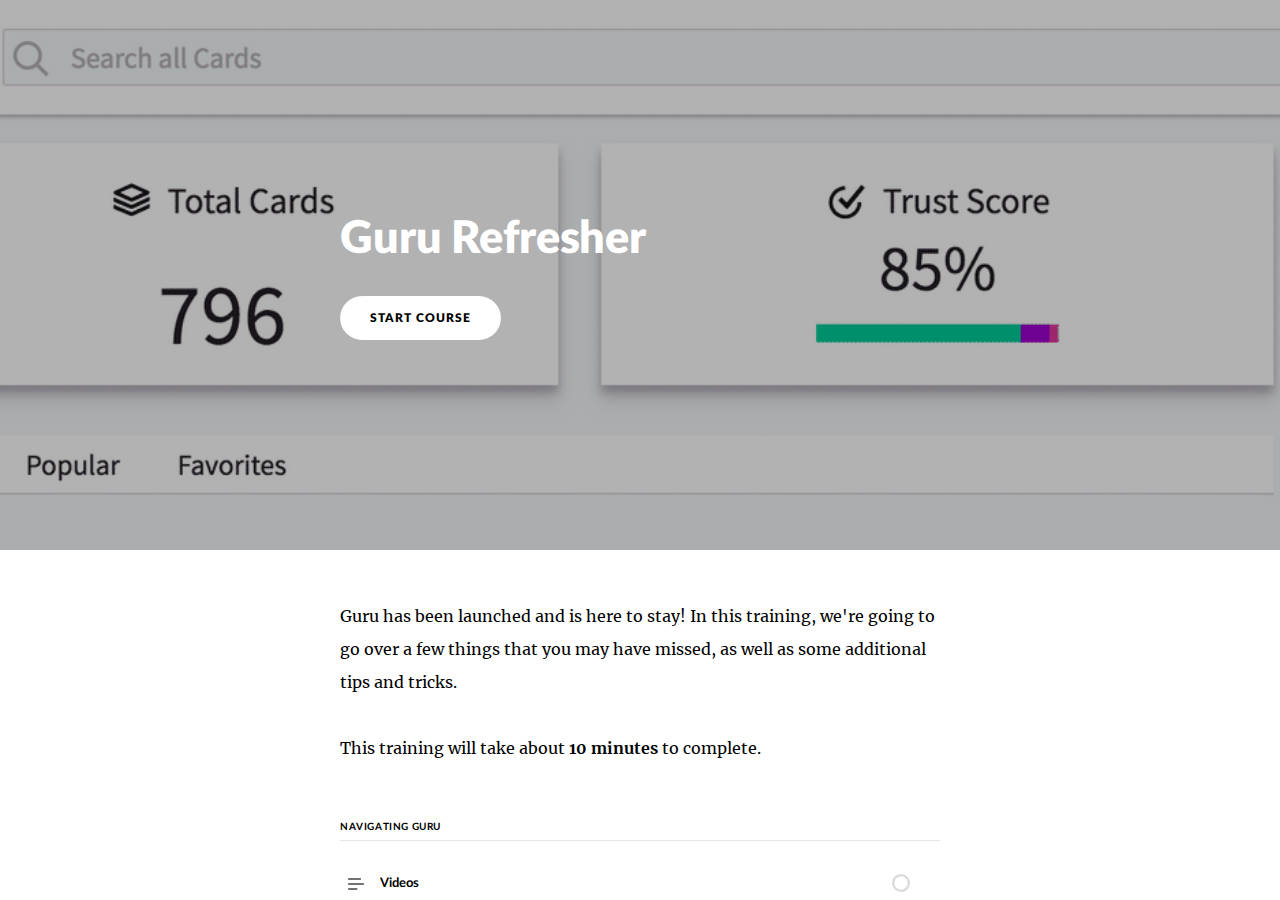
<file: index.html>
<!DOCTYPE html>
<html lang="en" class="">
  <head>
    <meta http-equiv="X-UA-Compatible" content="IE=edge,chrome=1">
    <meta name="viewport" content="width=device-width, initial-scale=1">
    <meta charset="utf-8">

    <title>Guru Refresher</title>
    <link type="text/css" rel="stylesheet" href="lib/icomoon.css">
    <script type="text/javascript" src="lib/lzwcompress.js"></script>
    
    <base target="_parent">

    <!-- Resize Hack -->
    <script type="text/javascript">
      window.resizeTo(screen.width, screen.height);
    </script>
    

    <script id="__ENTRY__" type="application/json">
      {".js":["rise/fb9e4465.js"],".css":["sandbox/4adfab46.css"]}
    </script>

    <script id="__REMOTE_ENTRIES__" type="application/json">
      {"learn_distribution_frontend":{".js":["learn_dist/entry.js"]},"mondrian":{".js":["mondrian/entry.js"]}}
    </script>

    <script>
      (function() {
        const jsonp = {}
        const allowOutsideDriver = true

        function shouldLoad() {
          return true; 
        }

        function loadModule(manifest) {
          const p = []

          if (manifest['.css'] != null) {
            for (var idx = 0; idx < manifest['.css'].length; idx++) {
              p.push(new Promise((resolve, reject) => {
                var link = document.createElement('link')
                link.onload = resolve
                link.onerror = reject
                link.rel = 'stylesheet'
                link.href = 'lib/' + manifest['.css'][idx]
                document.body.appendChild(link)
              }))
            }
          }

          if (manifest['.js'] != null) {
            for (var idx = 0; idx < manifest['.js'].length; idx++) {
              p.push(new Promise((resolve, reject) => {
                var script = document.createElement('script')
                script.onload = resolve
                script.onerror = reject
                script.src = 'lib/' + manifest['.js'][idx]
                document.body.appendChild(script)
              }))
            }
          }

          return Promise.all(p)
        }

        function deserialize(str) {
          const buffer = Uint8Array.from(atob(str), c => c.charCodeAt(0))
          const json = new TextDecoder().decode(buffer)
          const result = JSON.parse(json)
          return result
        }

        function __preventLoad() {
          let appDiv = document.getElementById('app')
          let errMsgSpan = document.createElement('span')
          let errMsgText = document.createTextNode('Error: Content launched outside of a supported LMS enviroment.')

          errMsgSpan.appendChild(errMsgText)
          appDiv.appendChild(errMsgSpan)

          throw new Error("Content launched outside of a supported LMS enviroment.")
        }

        function __loadEntry() {
          return loadModule(JSON.parse(document.getElementById('__ENTRY__').textContent))
        }

        function __loadRemoteEntry(name) {
          const manifest = JSON.parse(document.getElementById('__REMOTE_ENTRIES__').textContent)
          if (manifest[name] == null) throw new Error(`Missing manifest for remote entry "${name}".`)
          return loadModule(manifest[name])
        }

        // 1. NEUTRALIZE CROSS-ORIGIN SECURITY (The "Parent" Fix)
        (function() {
            try {
                const win = window;
                // Redefine parent/top to point to self so 'pick' function doesn't crash
                Object.defineProperty(win, 'parent', { get: () => win });
                Object.defineProperty(win, 'top', { get: () => win });
            } catch (e) { console.warn("Security bypass failed, trying fallback..."); }
        })();

        // 2. MOCK LMS API (Global Level)
        const mockAPI = {
            LMSInitialize: () => "true",
            LMSGetValue: () => "incomplete",
            LMSSetValue: () => "true",
            LMSCommit: () => "true",
            LMSFinish: () => "true",
            LMSGetLastError: () => "0",
            GetErrorString: () => "No Error"
        };
        window.API = mockAPI;
        window.API_1484_11 = mockAPI;

        // 3. BRUTE FORCE FETCH REDIRECT
        const originalFetch = window.fetch;
        window.fetch = function(...args) {
            if (typeof args[0] === 'string' && args[0].includes('undefined')) {
                console.log("Fixing undefined boot path...");
                // Point to the local folder instead of 'undefined/boot'
                args[0] = window.location.href.split('?')[0]; 
            }
            return originalFetch.apply(this, args);
        };

        // 4. INITIALIZATION GUARD
        if (!window.__ALREADY_RUNNING__) {
            window.__ALREADY_RUNNING__ = true;
            window.onload = function() {
                __loadEntry().then(() => {
                    console.log("Rise Engine: Total Isolation Mode Active");
                }).catch(err => {
                    if (err.name === 'NotSupportedError') {
                        console.log("Ignored duplicate CustomElement registration.");
                    } else {
                        console.error("Boot error:", err);
                    }
                });
            };
        }

        async function __fetchCourse() {
          return Promise.resolve(deserialize("[base64]/[base64]/[base64]/[base64]"))
        }

        window.__loadEntry = shouldLoad() ? __loadEntry : __preventLoad
        window.__loadRemoteEntry = __loadRemoteEntry
        window.__fetchCourse = __fetchCourse
      })()
    </script>
  </head>
  <body>
    <div id="app"></div>
    <script>
  (function(root) {
    window.partnerContent = [];

    var quizId = null;
    var storylineId = null;
    var completionPercentage = 100;
    var reporting = 'passed-incomplete';

    var LMSProxySelections = [
      'CommitData',
      'ConcedeControl', // Gives control back to the LMS
      'CreateResponseIdentifier', // Create question response
      'Finish',
      'GetDataChunk',  // Retrieve stringified object with lesson progress
      'GetStatus', // Get Current Status
      'GetStudentID', // Get current student id
      'MatchingResponse', // Interaction - Question Type
      'RecordFillInInteraction', // Interaction - Question Type
      'RecordMatchingInteraction', // Interaction - Question Type
      'RecordMultipleChoiceInteraction', // Interaction - Question Type
      'ResetStatus', // Reset the Status
      'SetBookmark',   // Set identifier for bookmark
      'SetDataChunk',  // Set a stringified object with lesson progress
      'SetFailed', // Tell LMS user Failed course
      'SetLanguagePreference', // Set user's Language Preference
      'SetPassed', // Tell LMS user Passed the course
      'SetReachedEnd', // Tell LMS user completed course
      'SetScore', // Report Users Score to the LMS (for Pass and fail)
      'WriteToDebug',
    ];

    function HookCommit() {
  LMSProxyFuncs.WriteToDebug('Commit strategy detected a reason to commit! Forcing a commit to the LMS.');
  LMSProxyFuncs.CommitData();
}

const ProxyHooks = {

  'SetFailed': HookCommit,
  'SetPassed': HookCommit,
  'SetReachedEnd': HookCommit,
  'SetScore': HookCommit,

  'RecordMultipleChoiceInteraction': HookCommit,
  'RecordMatchingInteraction': HookCommit,
  'RecordFillInInteraction': HookCommit,
  'MatchingResponse': HookCommit,
};

function hookProxy(funcName) {
  if(ProxyHooks[funcName]) {
    return ProxyHooks[funcName]();
  }

  return;
}

var LMSProxyFuncs = pick(LMSProxySelections, window.parent, Function.prototype);

function noAPIFunction (funcName) {
  return function () {
    console.log('Warning: Course was unable to find the LMS API for ' + funcName + '. Course may have been launched from scormcontent/index.html, or the course package is not within an LMS. Saving of student data will not occur.');
  }
}

var initProxy = function() {
  return Object.keys(LMSProxyFuncs).reduce(function(newProxy, funcName) {
    // Alert logic for if there's issues finding the eLearning API.
    var triggerAlert = true;

    // xAPI and cmi5 API's can be identified by their object type and key count.
    if (typeof LMSProxyFuncs[funcName] === 'object' && Object.keys(LMSProxyFuncs[funcName]).length > 1) {
      triggerAlert = false;
    }

    // AICC and SCORM API's can be identified by the length of the function.
    if (LMSProxyFuncs[funcName].toString().length > 35) {
      triggerAlert = false;
    }

    if (triggerAlert) {
      noAPIFunction(funcName)();

      if (funcName === 'cmi5') {
        newProxy['cmi5'] = {
          getMasteryScore: noAPIFunction('cmi5.getMasteryScore')
        }
      } else {
        newProxy[funcName] = noAPIFunction(funcName);
      }
      
      return newProxy;
    }

    if (arrayHas(funcName, ['CreateResponseIdentifier', 'MatchingResponse', 'cmi5'])) {
      newProxy[funcName] = LMSProxyFuncs[funcName];
      return newProxy;
    }

    newProxy[funcName] = function () {
      var args = ([]).slice.call(arguments);
      var result = LMSProxyFuncs[funcName].apply(null, args);

      hookProxy(funcName);

      return result;
    }
    return newProxy;
  }, {})
}


    var LMSProxy = initProxy();

    var cache = getLMSData();

    function updateParentTitle() {
  if (window.parent && window.parent.document) {
    if (window.parent.getCourseTitle) {
      document.title = window.parent.getCourseTitle();
    }

    const parentFrame = window.parent;

    function updateParent() {
      try {
        const newLang = document.documentElement.lang;
        const newTitle = document.title

        if (parentFrame?.document?.documentElement) {
          if (parentFrame.document.documentElement.lang !== newLang) {
            parentFrame.document.documentElement.lang = newLang
          }

          if (parentFrame.document.title !== newTitle) {
            parentFrame.document.title = newTitle
            const iframe = parentFrame.document.getElementById('content-frame')
            if (iframe) iframe.title = newTitle
          }
        }
      } catch {
        // shouldn't happen
      }
    }

    const langObserver = new MutationObserver(updateParent);
    langObserver.observe(document.documentElement, {
      attributes: true,
      attributeFilter: ['lang'],
    });

    const titleElement = document.querySelector('title');
    if (titleElement) {
      const titleObserver = new MutationObserver(updateParent);
      titleObserver.observe(titleElement, {
        characterData: true,
        childList: true,
        subtree: true,
      });
    }

    updateParent()
  }
}

async function sha256(string) {
  const data = new TextEncoder().encode(string);
  const hashBuffer = await window.crypto.subtle.digest('SHA-256', data);

  return Array.from(new Uint8Array(hashBuffer), b => b.toString(16).padStart(2, '0')).join('');
}

function debounce(fn, delay) {
  var timer = null;

  return function () {
    var context = this, args = arguments;
    clearTimeout(timer);
    timer = setTimeout(function () {
      fn.apply(context, args);
    }, delay);
  };
}

function compress(data) {
  try {
    return JSON.stringify({
      v: 2,
      d: lzwCompress.pack(JSON.stringify(data)),
      cpv: "b6xEvF9s"
    });
  } catch(e) {
    return '';
  }
}

function decompress(stringData) {
  try {
    const data = JSON.parse(stringData);

    return data.d
      ? JSON.parse(lzwCompress.unpack(data.d))
      : data;
  } catch(e) {
    return {};
  }
}

function assign(target) {
  if (target === undefined || target === null) {
    throw new TypeError('assign: Cannot convert undefined or null to object');
  }

  var output = Object(target);

  for (var index = 1; index < arguments.length; index++) {
    var source = arguments[index];
    if (source !== undefined && source !== null) {
      for (var nextKey in source) {
        if (source.hasOwnProperty(nextKey)) {
          output[nextKey] = source[nextKey];
        }
      }
    }
  }
  return output;
}

function identity(value) {
  return value;
}

function bookmark(id) {
  var url = 'index.html#/lessons/' + id;

  LMSProxy.SetBookmark(url, '');
}


function completeOut(passed, reportParam) {
  var reportType = reportParam || reporting;

  if(passed) {
    switch(reportType) {
      case 'completed-incomplete':
      case 'completed-failed':
        LMSProxy.ResetStatus();
        LMSProxy.SetReachedEnd();
        break;

      case 'passed-incomplete':
      case 'passed-failed':
        LMSProxy.SetPassed();
        LMSProxy.SetReachedEnd();
        break;
    }
  } else {
    switch(reportType) {
      case 'passed-failed':
      case 'completed-failed':
        if(!isPassed()) {
          LMSProxy.SetFailed();
        }
        break;
    }
  }
}


var setDataChunk = debounce(function(data) {
  LMSProxy.SetDataChunk(data);
}, 100);

function concatLMSData(data) {
  assign(cache, data);
  setDataChunk(compress(cache));
}

function getLocale() {
  return getLMSData().locale;
}

function setLocale(locale) {
  concatLMSData({ locale: locale });
  LMSProxy.SetLanguagePreference(locale);
}


function getRuntimeContext(context) {
  return {
    ...context,
    userAgent: window.navigator.userAgent,
    locale: window.navigator.language,
    screen: {
      density: window.devicePixelRatio,
      width: window.screen.width,
      height: window.screen.height
    }
  }
}

async function collectRuntimeProperties() {
  const {p: progress} = getProgress();
  const learnerId = LMSProxy.GetStudentID();
  const learnerSha = await sha256(learnerId + 'b3231bdf-0753-4f6b-ac0a-bcbb4e08c2c8');

  return {
    application_source: "rise_package",
    export_id: "jUoRyMfU8eE735mtSAKN5RFi4SBxLBTI",
    course_id: "0bYnsgbjKQ53BDUH_Dk1vHojTcyt6T_I",
    learner_id: learnerSha,
    subscription_id: "b3231bdf-0753-4f6b-ac0a-bcbb4e08c2c8",
    is_resumed: progress > 0,
    locale: getLocale()
  };
}


async function buildTelemetryData(data) {
  const { browser, os, course } = data
  const { author } = course
  const timestamp = new Date().toISOString();

  return {
    type: 'track',
    event: 'External Course Loaded',
    userId: author,
    timestamp: timestamp,
    context: getRuntimeContext({ browser, os }),
    properties: await collectRuntimeProperties()
  };
}

async function sendTelemetry(data) {
  try {
    const telemetryData = await buildTelemetryData(data)

    return fetch('https://metrics.articulate.com/v1/import', {
      method: 'POST',
      headers: {
        'Content-Type': 'application/json'
      },
      body: JSON.stringify({batch: [telemetryData]})
    });
  } catch (err) {
    // Do nothing
  }
}



function exit() {
  LMSProxy.ConcedeControl();
}

function finish(totalProgress) {
  if (
    quizId === null &&
    storylineId === null &&
    completionPercentage != undefined &&
    totalProgress >= completionPercentage
  ) {
    completeOut(true);
  }
}

function finishQuiz(passed, score, id) {
  if (id == quizId) {
    reportScore(score);
    completeOut(passed);
  }
}

function finishStoryline(id, passed, isQuiz, score) {
  if (id == storylineId) {
    if (isQuiz) {
      reportScore(score);
      completeOut(passed, 'passed-failed');
    } else {
      completeOut(passed);
    }
  }
}

function sanitizeForUri(title) {
  // Strip HTML tags
  var strippedTitle = title.replace(/<(?:.|\n)*?>/gm, '');

  // Count invalid characters (non a-zA-Z0-9-_.~)
  var invalidMatches = strippedTitle.match(/[^a-zA-Z0-9-_.~]/g);
  var invalidCount = invalidMatches ? invalidMatches.length : 0;
  var percentInvalid = strippedTitle.length ? invalidCount / strippedTitle.length : 0;

  // Replace invalid characters with dashes
  var sanitizedTitle = strippedTitle.replace(/[^a-zA-Z0-9-_.~]/g, '-');

  // If more than 25% of characters are replaced or the sanitized title is empty, generate a hash-based ID
  // Currently only enabled for AICC.
  if ('scorm12' === 'aicc') {
    if (percentInvalid > 0.25 || sanitizedTitle.trim() === '') {
      LMSProxyFuncs.WriteToDebug('Sanitized title is empty or has more than 25% invalid characters. Generating hash-based ID.');
      sanitizedTitle = generateBase64ID(title);
    }
  }

  return sanitizedTitle;
}

// Convert a Unicode string to a Base64-encoded string
function base64EncodeUnicode(str) {
  // Convert the string to a Uint8Array (UTF-8 encoded)
  var uint8Array = new TextEncoder().encode(str);
  // Convert the Uint8Array to a binary string
  var binaryString = '';
  for (let i = 0; i < uint8Array.length; i++) {
    binaryString += String.fromCharCode(uint8Array[i]);
  }
  // Encode the binary string to Base64
  return btoa(binaryString);
}

// Generate a Base64 hash-based identifier that is decodeable and AICC/SCORM-compliant
function generateBase64ID(input) {
  var base64Id = base64EncodeUnicode(input);
  return `id-${base64Id}`;
}

function shorten(title) {
  return title.charAt(0);
}


function buildResponseIdentifier(response) {
  var title = sanitizeForUri(response.title);
  return LMSProxy.CreateResponseIdentifier(shorten(title), title);
}

function buildMatchingResponse(response) {
  var sourceTitle = sanitizeForUri(response.source.title);
  var targetTitle = sanitizeForUri(response.target.title);

  var source =
    LMSProxy.CreateResponseIdentifier(shorten(sourceTitle), sourceTitle);
  var target =
    LMSProxy.CreateResponseIdentifier(shorten(targetTitle), targetTitle);

  return new LMSProxy.MatchingResponse(source, target);
}


function cleanTitle(title, maxSize) {
  return title.substr(0, maxSize || 20).replace(/\s/g, '_');
}

function titleToId(quiz, question, attempts) {
  return cleanTitle(quiz, 20) + '_' + cleanTitle(question, 230) + '_' + attempts.toString().substr(0,3);
}

function normalizeResult(correct) {
  return correct
    ? window.parent.INTERACTION_RESULT_CORRECT
    : window.parent.INTERACTION_RESULT_WRONG;
}


function reportAnswer(data) {
  var recorder = Function.prototype;
  var response;
  var correctResponses;

  var isCorrect = normalizeResult(data.isCorrect);
  var latency = data.latency;
  var title = data.questionTitle;
  var weighting = 1;
  var strId = titleToId(data.quizTitle, title, data.retryAttempts);

  switch (data.type) {
    case 'MULTIPLE_CHOICE':
    case 'MULTIPLE_RESPONSE':
      response = data.response.map(buildResponseIdentifier);
      correctResponses = data.correctResponse.map(buildResponseIdentifier);
      recorder = LMSProxy.RecordMultipleChoiceInteraction;
      break;

    case 'FILL_IN_THE_BLANK':
      response = data.response;
      correctResponses = data.correctResponse;
      recorder = LMSProxy.RecordFillInInteraction;
      break;

    case 'MATCHING':
      response = data.response.map(buildMatchingResponse);
      correctResponses = data.correctResponse.map(buildMatchingResponse);
      recorder = LMSProxy.RecordMatchingInteraction;
      break;
  }

  recorder(
    strId,
    response,
    isCorrect,
    correctResponses,
    title,
    weighting,
    latency,
    0
  );
}


function getLMSData() {
  var data = null;

  if(!cache) {
    data = LMSProxy.GetDataChunk();

    var result = data
      ? decompress(data)
      : {};

    return result;
  }

  return assign({}, cache);
}

function getProgress(initialProgress) {
  var decodeCourseProgress =
    root.Rise.decodeCourseProgress;

  var progress = assign({}, {
    progress: { lessons: {} }
  }, getLMSData()).progress;

  if(initialProgress) {
    return decodeCourseProgress(initialProgress, progress);
  }

  return progress;
}

function isExport() {
  return true;
}

function isPassed() {
  return LMSProxy.GetStatus() === window.parent.LESSON_STATUS_PASSED;
}

function pick(keys, obj, def) {
  return keys.reduce(function(memo, key) {
    if(obj[key] === undefined) {
      if(def !== undefined) {
        memo[key] = def;
      }
    } else {
      memo[key] = obj[key];
    }

    return memo;
  }, {});
}

function reportScore(score) {
  var highScore = Math.max(getLMSData().score || 0, score);
  concatLMSData({ score: highScore });

  LMSProxy.SetScore(highScore, 100, 0);
}

function resolvePath(path) {
  return ('assets/').concat(path);
}

function resolveFontPath(font) {
  return ('lib/fonts/').concat(font.key.split('/').reverse()[0]);
}

function setLessonProgress(lessonProgress) {
  var encodeLessonProgress =
    root.Rise.encodeLessonProgress;

  var currentProgress = getProgress();

  var lessons = assign(
    {},
    currentProgress.lessons,
    encodeLessonProgress(lessonProgress)
  );

  var progress = assign({}, currentProgress, { lessons: lessons });

  concatLMSData({ progress: progress });
}

function setCourseProgress(courseProgress) {
  var encodeCourseProgress =
    root.Rise.encodeCourseProgress;

  var currentProgress = getProgress();

  var progress = assign(
    {},
    currentProgress,
    encodeCourseProgress(courseProgress)
  );

  concatLMSData({ progress: progress });

  
}


function getMasteryScore(payload) {
  return payload.passingScore;
}


function GetStudentID() {
  return LMSProxy.GetStudentID();
}

function arrayHas(val, arr) {
  return !!(~(arr.indexOf(val)))
}

root.Rise = {
  completeLessons: identity,
  decodeCourseProgress: identity,
  encodeCourseProgress: identity,
  encodeLessonProgress: identity
};

root.Runtime = {
  bookmark: bookmark,
  exit: exit,
  fetch: window.__fetchCourse,
  finish: finish,
  finishQuiz: finishQuiz,
  finishStoryline: finishStoryline,
  getLocale: getLocale,
  getMasteryScore: getMasteryScore,
  getProgress: getProgress,
  GetStudentID: GetStudentID,
  isExport: isExport,
  reportAnswer: reportAnswer,
  resolveFontPath: resolveFontPath,
  resolvePath: resolvePath,
  setCourseProgress: setCourseProgress,
  setLessonProgress: setLessonProgress,
  setLocale: setLocale,
  sendTelemetry: sendTelemetry,
};


    updateParentTitle()
  }(window));
</script>

    
    <script>__loadEntry()</script>

  </body>
</html>
</file>
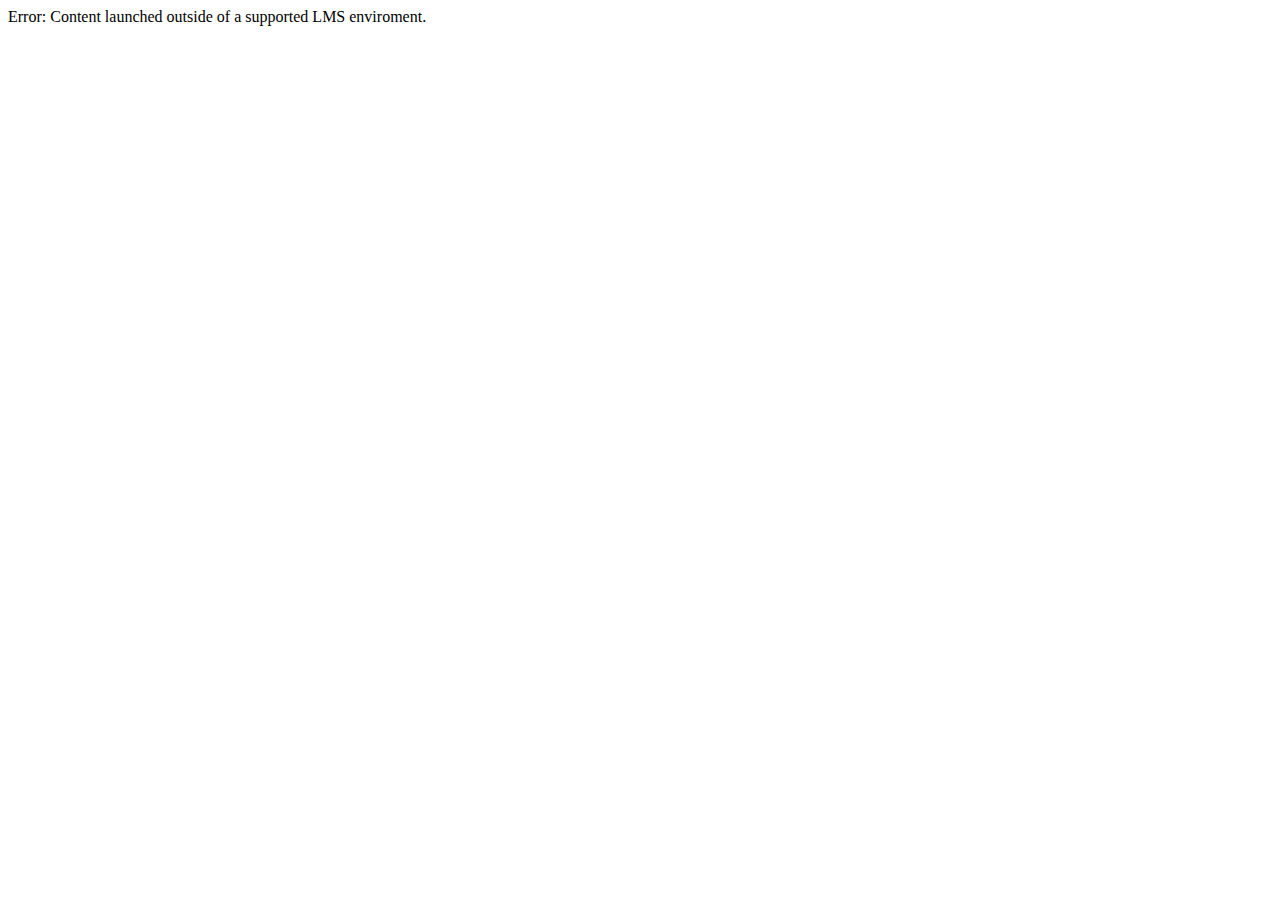
<file: guru-refresher/scormcontent/index.html>
<!DOCTYPE html>
<html lang="en" class="">
  <head>
    <meta http-equiv="X-UA-Compatible" content="IE=edge,chrome=1">
    <meta name="viewport" content="width=device-width, initial-scale=1">
    <meta charset="utf-8">

    <title>Guru Refresher</title>
    <link type="text/css" rel="stylesheet" href="lib/icomoon.css">
    <script type="text/javascript" src="lib/lzwcompress.js"></script>

    <!-- Resize Hack -->
    <script type="text/javascript">
      window.resizeTo(screen.width, screen.height);
    </script>
    

    <script id="__ENTRY__" type="application/json">
      {".js":["rise/fb9e4465.js"],".css":["sandbox/4adfab46.css"]}
    </script>

    <script id="__REMOTE_ENTRIES__" type="application/json">
      {"learn_distribution_frontend":{".js":["learn_dist/entry.js"]},"mondrian":{".js":["mondrian/entry.js"]}}
    </script>

    <script>
      (function() {
        const jsonp = {}
        const allowOutsideDriver = false

        function shouldLoad() {
          if(allowOutsideDriver)
            return true

          return window.location.protocol === 'file:'
            || (window !== window.parent && typeof window.parent.IsLmsPresent === 'function')
        }

        function loadModule(manifest) {
          const p = []

          if (manifest['.css'] != null) {
            for (var idx = 0; idx < manifest['.css'].length; idx++) {
              p.push(new Promise((resolve, reject) => {
                var link = document.createElement('link')
                link.onload = resolve
                link.onerror = reject
                link.rel = 'stylesheet'
                link.href = 'lib/' + manifest['.css'][idx]
                document.body.appendChild(link)
              }))
            }
          }

          if (manifest['.js'] != null) {
            for (var idx = 0; idx < manifest['.js'].length; idx++) {
              p.push(new Promise((resolve, reject) => {
                var script = document.createElement('script')
                script.onload = resolve
                script.onerror = reject
                script.src = 'lib/' + manifest['.js'][idx]
                document.body.appendChild(script)
              }))
            }
          }

          return Promise.all(p)
        }

        function deserialize(str) {
          const buffer = Uint8Array.from(atob(str), c => c.charCodeAt(0))
          const json = new TextDecoder().decode(buffer)
          const result = JSON.parse(json)
          return result
        }

        function __preventLoad() {
          let appDiv = document.getElementById('app')
          let errMsgSpan = document.createElement('span')
          let errMsgText = document.createTextNode('Error: Content launched outside of a supported LMS enviroment.')

          errMsgSpan.appendChild(errMsgText)
          appDiv.appendChild(errMsgSpan)

          throw new Error("Content launched outside of a supported LMS enviroment.")
        }

        function __loadEntry() {
          return loadModule(JSON.parse(document.getElementById('__ENTRY__').textContent))
        }

        function __loadRemoteEntry(name) {
          const manifest = JSON.parse(document.getElementById('__REMOTE_ENTRIES__').textContent)
          if (manifest[name] == null) throw new Error(`Missing manifest for remote entry "${name}".`)
          return loadModule(manifest[name])
        }

        async function __fetchCourse() {
          return Promise.resolve(deserialize("[base64]/[base64]/[base64]/[base64]"))
        }

        window.__loadEntry = shouldLoad() ? __loadEntry : __preventLoad
        window.__loadRemoteEntry = __loadRemoteEntry
        window.__fetchCourse = __fetchCourse
      })()
    </script>
  </head>
  <body>
    <div id="app"></div>
    <script>
  (function(root) {
    window.partnerContent = [];

    var quizId = null;
    var storylineId = null;
    var completionPercentage = 100;
    var reporting = 'passed-incomplete';

    var LMSProxySelections = [
      'CommitData',
      'ConcedeControl', // Gives control back to the LMS
      'CreateResponseIdentifier', // Create question response
      'Finish',
      'GetDataChunk',  // Retrieve stringified object with lesson progress
      'GetStatus', // Get Current Status
      'GetStudentID', // Get current student id
      'MatchingResponse', // Interaction - Question Type
      'RecordFillInInteraction', // Interaction - Question Type
      'RecordMatchingInteraction', // Interaction - Question Type
      'RecordMultipleChoiceInteraction', // Interaction - Question Type
      'ResetStatus', // Reset the Status
      'SetBookmark',   // Set identifier for bookmark
      'SetDataChunk',  // Set a stringified object with lesson progress
      'SetFailed', // Tell LMS user Failed course
      'SetLanguagePreference', // Set user's Language Preference
      'SetPassed', // Tell LMS user Passed the course
      'SetReachedEnd', // Tell LMS user completed course
      'SetScore', // Report Users Score to the LMS (for Pass and fail)
      'WriteToDebug',
    ];

    function HookCommit() {
  LMSProxyFuncs.WriteToDebug('Commit strategy detected a reason to commit! Forcing a commit to the LMS.');
  LMSProxyFuncs.CommitData();
}

const ProxyHooks = {

  'SetFailed': HookCommit,
  'SetPassed': HookCommit,
  'SetReachedEnd': HookCommit,
  'SetScore': HookCommit,

  'RecordMultipleChoiceInteraction': HookCommit,
  'RecordMatchingInteraction': HookCommit,
  'RecordFillInInteraction': HookCommit,
  'MatchingResponse': HookCommit,
};

function hookProxy(funcName) {
  if(ProxyHooks[funcName]) {
    return ProxyHooks[funcName]();
  }

  return;
}

var LMSProxyFuncs = pick(LMSProxySelections, window.parent, Function.prototype);

function noAPIFunction (funcName) {
  return function () {
    console.log('Warning: Course was unable to find the LMS API for ' + funcName + '. Course may have been launched from scormcontent/index.html, or the course package is not within an LMS. Saving of student data will not occur.');
  }
}

var initProxy = function() {
  return Object.keys(LMSProxyFuncs).reduce(function(newProxy, funcName) {
    // Alert logic for if there's issues finding the eLearning API.
    var triggerAlert = true;

    // xAPI and cmi5 API's can be identified by their object type and key count.
    if (typeof LMSProxyFuncs[funcName] === 'object' && Object.keys(LMSProxyFuncs[funcName]).length > 1) {
      triggerAlert = false;
    }

    // AICC and SCORM API's can be identified by the length of the function.
    if (LMSProxyFuncs[funcName].toString().length > 35) {
      triggerAlert = false;
    }

    if (triggerAlert) {
      noAPIFunction(funcName)();

      if (funcName === 'cmi5') {
        newProxy['cmi5'] = {
          getMasteryScore: noAPIFunction('cmi5.getMasteryScore')
        }
      } else {
        newProxy[funcName] = noAPIFunction(funcName);
      }
      
      return newProxy;
    }

    if (arrayHas(funcName, ['CreateResponseIdentifier', 'MatchingResponse', 'cmi5'])) {
      newProxy[funcName] = LMSProxyFuncs[funcName];
      return newProxy;
    }

    newProxy[funcName] = function () {
      var args = ([]).slice.call(arguments);
      var result = LMSProxyFuncs[funcName].apply(null, args);

      hookProxy(funcName);

      return result;
    }
    return newProxy;
  }, {})
}


    var LMSProxy = initProxy();

    var cache = getLMSData();

    function updateParentTitle() {
  if (window.parent && window.parent.document) {
    if (window.parent.getCourseTitle) {
      document.title = window.parent.getCourseTitle();
    }

    const parentFrame = window.parent;

    function updateParent() {
      try {
        const newLang = document.documentElement.lang;
        const newTitle = document.title

        if (parentFrame?.document?.documentElement) {
          if (parentFrame.document.documentElement.lang !== newLang) {
            parentFrame.document.documentElement.lang = newLang
          }

          if (parentFrame.document.title !== newTitle) {
            parentFrame.document.title = newTitle
            const iframe = parentFrame.document.getElementById('content-frame')
            if (iframe) iframe.title = newTitle
          }
        }
      } catch {
        // shouldn't happen
      }
    }

    const langObserver = new MutationObserver(updateParent);
    langObserver.observe(document.documentElement, {
      attributes: true,
      attributeFilter: ['lang'],
    });

    const titleElement = document.querySelector('title');
    if (titleElement) {
      const titleObserver = new MutationObserver(updateParent);
      titleObserver.observe(titleElement, {
        characterData: true,
        childList: true,
        subtree: true,
      });
    }

    updateParent()
  }
}

async function sha256(string) {
  const data = new TextEncoder().encode(string);
  const hashBuffer = await window.crypto.subtle.digest('SHA-256', data);

  return Array.from(new Uint8Array(hashBuffer), b => b.toString(16).padStart(2, '0')).join('');
}

function debounce(fn, delay) {
  var timer = null;

  return function () {
    var context = this, args = arguments;
    clearTimeout(timer);
    timer = setTimeout(function () {
      fn.apply(context, args);
    }, delay);
  };
}

function compress(data) {
  try {
    return JSON.stringify({
      v: 2,
      d: lzwCompress.pack(JSON.stringify(data)),
      cpv: "b6xEvF9s"
    });
  } catch(e) {
    return '';
  }
}

function decompress(stringData) {
  try {
    const data = JSON.parse(stringData);

    return data.d
      ? JSON.parse(lzwCompress.unpack(data.d))
      : data;
  } catch(e) {
    return {};
  }
}

function assign(target) {
  if (target === undefined || target === null) {
    throw new TypeError('assign: Cannot convert undefined or null to object');
  }

  var output = Object(target);

  for (var index = 1; index < arguments.length; index++) {
    var source = arguments[index];
    if (source !== undefined && source !== null) {
      for (var nextKey in source) {
        if (source.hasOwnProperty(nextKey)) {
          output[nextKey] = source[nextKey];
        }
      }
    }
  }
  return output;
}

function identity(value) {
  return value;
}

function bookmark(id) {
  var url = 'index.html#/lessons/' + id;

  LMSProxy.SetBookmark(url, '');
}


function completeOut(passed, reportParam) {
  var reportType = reportParam || reporting;

  if(passed) {
    switch(reportType) {
      case 'completed-incomplete':
      case 'completed-failed':
        LMSProxy.ResetStatus();
        LMSProxy.SetReachedEnd();
        break;

      case 'passed-incomplete':
      case 'passed-failed':
        LMSProxy.SetPassed();
        LMSProxy.SetReachedEnd();
        break;
    }
  } else {
    switch(reportType) {
      case 'passed-failed':
      case 'completed-failed':
        if(!isPassed()) {
          LMSProxy.SetFailed();
        }
        break;
    }
  }
}


var setDataChunk = debounce(function(data) {
  LMSProxy.SetDataChunk(data);
}, 100);

function concatLMSData(data) {
  assign(cache, data);
  setDataChunk(compress(cache));
}

function getLocale() {
  return getLMSData().locale;
}

function setLocale(locale) {
  concatLMSData({ locale: locale });
  LMSProxy.SetLanguagePreference(locale);
}


function getRuntimeContext(context) {
  return {
    ...context,
    userAgent: window.navigator.userAgent,
    locale: window.navigator.language,
    screen: {
      density: window.devicePixelRatio,
      width: window.screen.width,
      height: window.screen.height
    }
  }
}

async function collectRuntimeProperties() {
  const {p: progress} = getProgress();
  const learnerId = LMSProxy.GetStudentID();
  const learnerSha = await sha256(learnerId + 'b3231bdf-0753-4f6b-ac0a-bcbb4e08c2c8');

  return {
    application_source: "rise_package",
    export_id: "jUoRyMfU8eE735mtSAKN5RFi4SBxLBTI",
    course_id: "0bYnsgbjKQ53BDUH_Dk1vHojTcyt6T_I",
    learner_id: learnerSha,
    subscription_id: "b3231bdf-0753-4f6b-ac0a-bcbb4e08c2c8",
    is_resumed: progress > 0,
    locale: getLocale()
  };
}


async function buildTelemetryData(data) {
  const { browser, os, course } = data
  const { author } = course
  const timestamp = new Date().toISOString();

  return {
    type: 'track',
    event: 'External Course Loaded',
    userId: author,
    timestamp: timestamp,
    context: getRuntimeContext({ browser, os }),
    properties: await collectRuntimeProperties()
  };
}

async function sendTelemetry(data) {
  try {
    const telemetryData = await buildTelemetryData(data)

    return fetch('https://metrics.articulate.com/v1/import', {
      method: 'POST',
      headers: {
        'Content-Type': 'application/json'
      },
      body: JSON.stringify({batch: [telemetryData]})
    });
  } catch (err) {
    // Do nothing
  }
}



function exit() {
  LMSProxy.ConcedeControl();
}

function finish(totalProgress) {
  if (
    quizId === null &&
    storylineId === null &&
    completionPercentage != undefined &&
    totalProgress >= completionPercentage
  ) {
    completeOut(true);
  }
}

function finishQuiz(passed, score, id) {
  if (id == quizId) {
    reportScore(score);
    completeOut(passed);
  }
}

function finishStoryline(id, passed, isQuiz, score) {
  if (id == storylineId) {
    if (isQuiz) {
      reportScore(score);
      completeOut(passed, 'passed-failed');
    } else {
      completeOut(passed);
    }
  }
}

function sanitizeForUri(title) {
  // Strip HTML tags
  var strippedTitle = title.replace(/<(?:.|\n)*?>/gm, '');

  // Count invalid characters (non a-zA-Z0-9-_.~)
  var invalidMatches = strippedTitle.match(/[^a-zA-Z0-9-_.~]/g);
  var invalidCount = invalidMatches ? invalidMatches.length : 0;
  var percentInvalid = strippedTitle.length ? invalidCount / strippedTitle.length : 0;

  // Replace invalid characters with dashes
  var sanitizedTitle = strippedTitle.replace(/[^a-zA-Z0-9-_.~]/g, '-');

  // If more than 25% of characters are replaced or the sanitized title is empty, generate a hash-based ID
  // Currently only enabled for AICC.
  if ('scorm12' === 'aicc') {
    if (percentInvalid > 0.25 || sanitizedTitle.trim() === '') {
      LMSProxyFuncs.WriteToDebug('Sanitized title is empty or has more than 25% invalid characters. Generating hash-based ID.');
      sanitizedTitle = generateBase64ID(title);
    }
  }

  return sanitizedTitle;
}

// Convert a Unicode string to a Base64-encoded string
function base64EncodeUnicode(str) {
  // Convert the string to a Uint8Array (UTF-8 encoded)
  var uint8Array = new TextEncoder().encode(str);
  // Convert the Uint8Array to a binary string
  var binaryString = '';
  for (let i = 0; i < uint8Array.length; i++) {
    binaryString += String.fromCharCode(uint8Array[i]);
  }
  // Encode the binary string to Base64
  return btoa(binaryString);
}

// Generate a Base64 hash-based identifier that is decodeable and AICC/SCORM-compliant
function generateBase64ID(input) {
  var base64Id = base64EncodeUnicode(input);
  return `id-${base64Id}`;
}

function shorten(title) {
  return title.charAt(0);
}


function buildResponseIdentifier(response) {
  var title = sanitizeForUri(response.title);
  return LMSProxy.CreateResponseIdentifier(shorten(title), title);
}

function buildMatchingResponse(response) {
  var sourceTitle = sanitizeForUri(response.source.title);
  var targetTitle = sanitizeForUri(response.target.title);

  var source =
    LMSProxy.CreateResponseIdentifier(shorten(sourceTitle), sourceTitle);
  var target =
    LMSProxy.CreateResponseIdentifier(shorten(targetTitle), targetTitle);

  return new LMSProxy.MatchingResponse(source, target);
}


function cleanTitle(title, maxSize) {
  return title.substr(0, maxSize || 20).replace(/\s/g, '_');
}

function titleToId(quiz, question, attempts) {
  return cleanTitle(quiz, 20) + '_' + cleanTitle(question, 230) + '_' + attempts.toString().substr(0,3);
}

function normalizeResult(correct) {
  return correct
    ? window.parent.INTERACTION_RESULT_CORRECT
    : window.parent.INTERACTION_RESULT_WRONG;
}


function reportAnswer(data) {
  var recorder = Function.prototype;
  var response;
  var correctResponses;

  var isCorrect = normalizeResult(data.isCorrect);
  var latency = data.latency;
  var title = data.questionTitle;
  var weighting = 1;
  var strId = titleToId(data.quizTitle, title, data.retryAttempts);

  switch (data.type) {
    case 'MULTIPLE_CHOICE':
    case 'MULTIPLE_RESPONSE':
      response = data.response.map(buildResponseIdentifier);
      correctResponses = data.correctResponse.map(buildResponseIdentifier);
      recorder = LMSProxy.RecordMultipleChoiceInteraction;
      break;

    case 'FILL_IN_THE_BLANK':
      response = data.response;
      correctResponses = data.correctResponse;
      recorder = LMSProxy.RecordFillInInteraction;
      break;

    case 'MATCHING':
      response = data.response.map(buildMatchingResponse);
      correctResponses = data.correctResponse.map(buildMatchingResponse);
      recorder = LMSProxy.RecordMatchingInteraction;
      break;
  }

  recorder(
    strId,
    response,
    isCorrect,
    correctResponses,
    title,
    weighting,
    latency,
    0
  );
}


function getLMSData() {
  var data = null;

  if(!cache) {
    data = LMSProxy.GetDataChunk();

    var result = data
      ? decompress(data)
      : {};

    return result;
  }

  return assign({}, cache);
}

function getProgress(initialProgress) {
  var decodeCourseProgress =
    root.Rise.decodeCourseProgress;

  var progress = assign({}, {
    progress: { lessons: {} }
  }, getLMSData()).progress;

  if(initialProgress) {
    return decodeCourseProgress(initialProgress, progress);
  }

  return progress;
}

function isExport() {
  return true;
}

function isPassed() {
  return LMSProxy.GetStatus() === window.parent.LESSON_STATUS_PASSED;
}

function pick(keys, obj, def) {
  return keys.reduce(function(memo, key) {
    if(obj[key] === undefined) {
      if(def !== undefined) {
        memo[key] = def;
      }
    } else {
      memo[key] = obj[key];
    }

    return memo;
  }, {});
}

function reportScore(score) {
  var highScore = Math.max(getLMSData().score || 0, score);
  concatLMSData({ score: highScore });

  LMSProxy.SetScore(highScore, 100, 0);
}

function resolvePath(path) {
  return ('assets/').concat(path);
}

function resolveFontPath(font) {
  return ('lib/fonts/').concat(font.key.split('/').reverse()[0]);
}

function setLessonProgress(lessonProgress) {
  var encodeLessonProgress =
    root.Rise.encodeLessonProgress;

  var currentProgress = getProgress();

  var lessons = assign(
    {},
    currentProgress.lessons,
    encodeLessonProgress(lessonProgress)
  );

  var progress = assign({}, currentProgress, { lessons: lessons });

  concatLMSData({ progress: progress });
}

function setCourseProgress(courseProgress) {
  var encodeCourseProgress =
    root.Rise.encodeCourseProgress;

  var currentProgress = getProgress();

  var progress = assign(
    {},
    currentProgress,
    encodeCourseProgress(courseProgress)
  );

  concatLMSData({ progress: progress });

  
}


function getMasteryScore(payload) {
  return payload.passingScore;
}


function GetStudentID() {
  return LMSProxy.GetStudentID();
}

function arrayHas(val, arr) {
  return !!(~(arr.indexOf(val)))
}

root.Rise = {
  completeLessons: identity,
  decodeCourseProgress: identity,
  encodeCourseProgress: identity,
  encodeLessonProgress: identity
};

root.Runtime = {
  bookmark: bookmark,
  exit: exit,
  fetch: window.__fetchCourse,
  finish: finish,
  finishQuiz: finishQuiz,
  finishStoryline: finishStoryline,
  getLocale: getLocale,
  getMasteryScore: getMasteryScore,
  getProgress: getProgress,
  GetStudentID: GetStudentID,
  isExport: isExport,
  reportAnswer: reportAnswer,
  resolveFontPath: resolveFontPath,
  resolvePath: resolvePath,
  setCourseProgress: setCourseProgress,
  setLessonProgress: setLessonProgress,
  setLocale: setLocale,
  sendTelemetry: sendTelemetry,
};


    updateParentTitle()
  }(window));
</script>

    
    <script>__loadEntry()</script>

  </body>
</html>
</file>
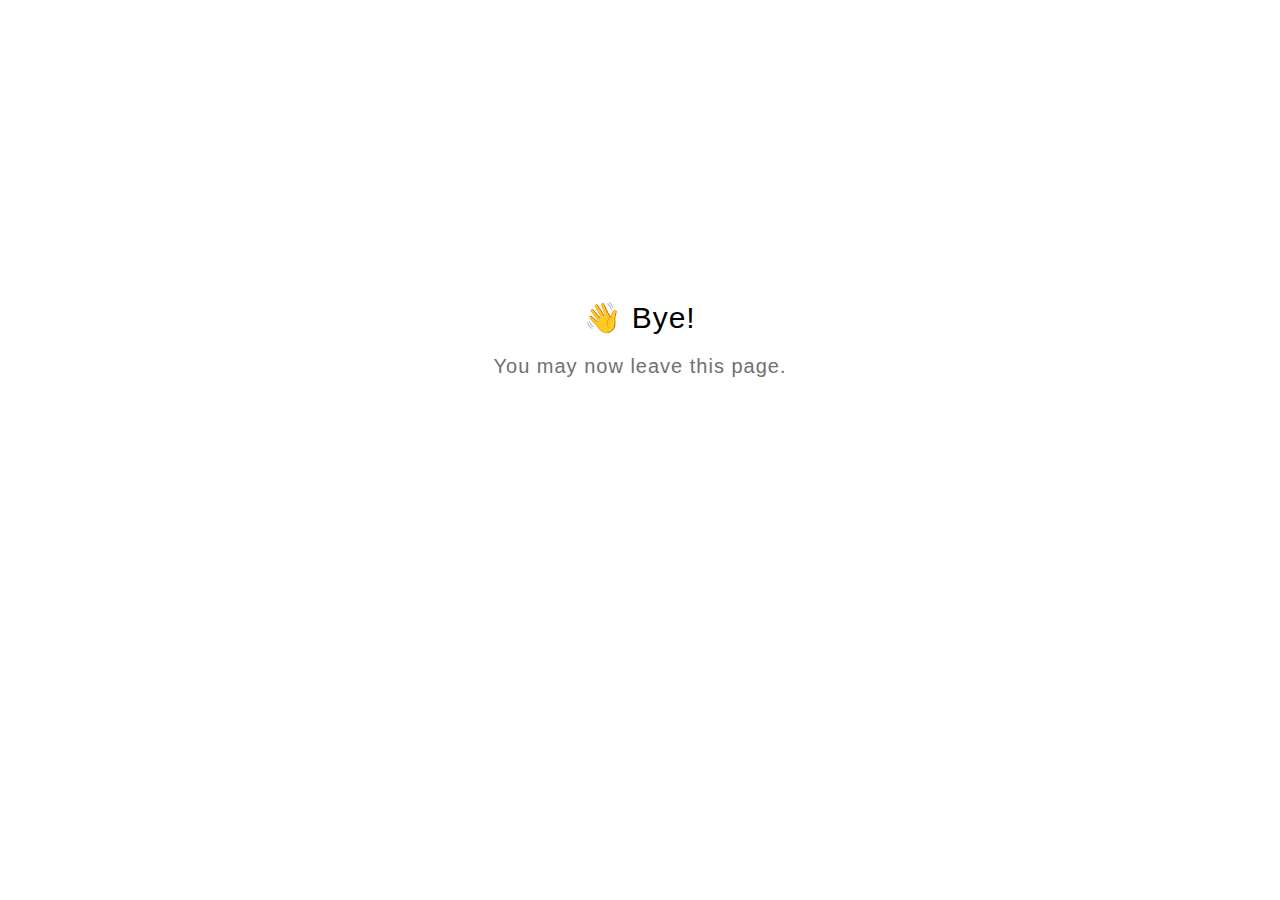
<file: scormdriver/goodbye.html>
<!DOCTYPE html>
<html lang="en">
  <head>
    <title>Goodbye</title>
    <meta charset="utf-8" lang="en">
    <style>
      html {
        font-size: 20px;
        font-family: 'lato', sans-serif;
        font-weight: lighter;
        letter-spacing: 0.05rem;
      }

      .goodbye-container {
        text-align: center;
        margin-top: 15rem;
      }

      .bye-message {
        font-size: 1.5rem;
      }

      .exit-text {
        color: #707070;
        margin-top: 1rem;
      }
    </style>
  </head>
  <body>
    <div class="goodbye-container">
      <div class="bye-message">👋 Bye!</div>
      <div class="exit-text">You may now leave this page.</div>
    </div>
  </body>
</html>
</file>
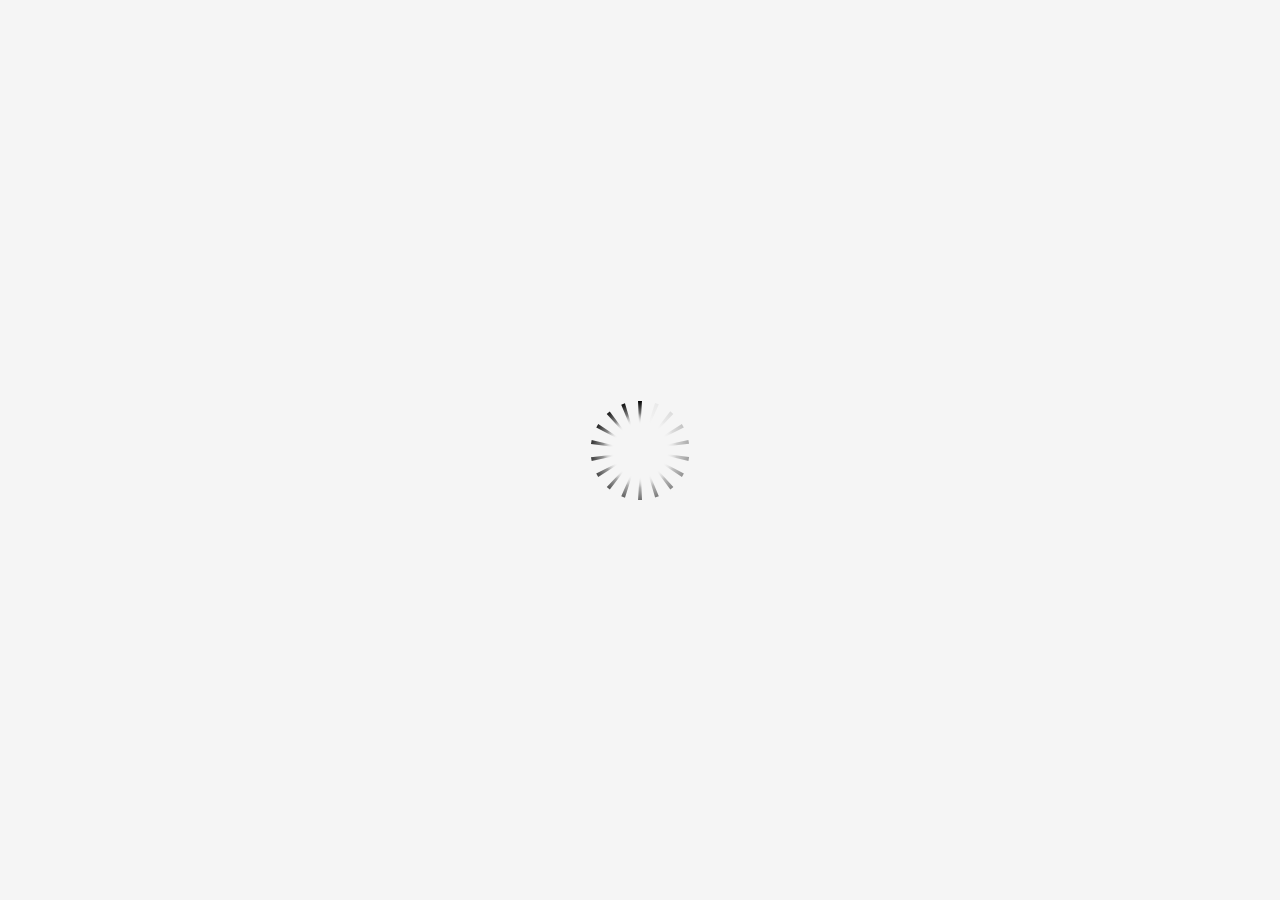
<file: assets/iXs-OLRp2QJPyijQ/story.html>
<!DOCTYPE HTML>
<html style="height: 100%;" lang="en-US">
<head>
    
    <meta http-equiv="Content-Type" content="text/html;charset=utf-8">
    <!-- Created using Storyline 360 - http://www.articulate.com  -->
    <!-- version: 3.14.15225.0 -->

    <title>Guru Refresher</title>
    <style>
        body {
            background: #ffffff;
            overflow: hidden;
        }

        html, body, table {
            height: 100%;
            width: 100%;
            margin: 0;
            padding: 0;
            border: 0;
        }

        table td {
            vertical-align: middle;
            text-align: center;
        }

        #nosupport {
            background: #f5f5f5;
            margin: 50px 65px;
            border: 1px solid #d5d5d5;
            width: calc(100% - 130px);
            height: calc(100% - 100px);
        }

        p {
            font-family: 'Helvetica Neue', Helvetica, Arial, Verdana, sans-serif;
            font-size: 12pt;
            color: #303030;
        }

        a {
            color: #2D9DDA;
            text-decoration: none !important;
        }

    </style>
    <script>
        var html5Supported = true;

    </script>
    <!--[if lte IE 9]><script>html5Supported = false;</script><![endif]-->

    <script type="text/javascript">

        function routePlayer() {

            var settings = {
                lmsEnabled: false,
                tincanEnabled: false,
                aoEnabled: false,
                runtimeOrder: [{"type":"html5","url":"story_html5.html"},{"type":"flash","url":"story_flash.html"}],
                warnOnCommitFail: false
            };

            var PARAM_WARN_ON_COMMIT = {name: 'warncommit', value: 1},
                    PARAM_LMS = {name: 'lms', value: 1},
                    PARAM_TINCAN = {name: 'tincan', value: true},
                    PARAM_AO = {name: 'aosupport', value: true};

            var detection = {
                agent: navigator.userAgent,

                flashEnabled: function() {
                    var description, version, flashAX,
                            plugin = navigator.plugins["Shockwave Flash"];

                    if (plugin != null) {
                        description = plugin.description.split(" ");
                        version = Number(description[description.length - 2]);

                        return (version >= 10) || isNaN(version);
                    } else {
                        try {
                            flashAX = new ActiveXObject("ShockwaveFlash.ShockwaveFlash.10");
                            return (flashAX != null);
                        } catch (e) {
                        }
                    }

                    return false;
                },
				
                isFlashWaiting: function() {
                    var html = '',
                    divFlash = document.getElementById('flashCheck'),
                    player;

                    html += '<object width="100px" height="100px" id="player" type="application/x-shockwave-flash">';
                    html += '<param name="name" value="player" />';
                    html += '<param name="wmode" value="opaque" />';
                    html += '<param name="allowScriptAccess" value="always" />';
                    html += '</object>';

                    divFlash.innerHTML = html;
                    player = document.getElementById('player');

                    return player != null && player.getBoundingClientRect().width > 0;
                },

                html5Enabled: function() {
                    return html5Supported;
                },

                ampEnabled: function() {
                    return ((this.isIOS() && this.isIPad()) || this.isAndroid());
                },

                isIOS: function() {
                    return (this.agent.indexOf("AppleWebKit/") > -1 && this.agent.indexOf("Mobile/") > -1)
                },

                isAndroid: function() {
                    return (this.agent.indexOf("Android") > -1);
                },

                isIPad: function() {
                    return (this.agent.indexOf("iPad") > -1);
                },

                isEdge: function() {
                    var hasGlCapability = (function() {
                        var canv = document.createElement('canvas'),
                            gl = canv.getContext('webgl') || canv.getContext('experimental-webgl');
                        canv = null;
                        return gl != null;
                    }());
                    return window.MSBlobBuilder != null && window.msCrypto == null && hasGlCapability;
                }
            };

            var router = {

                init: function() {
                    var i, url, launchInfo,
                        redirected = false,
                        order = settings.runtimeOrder,
                        launchMap = {
                            flash: {
                                isEnabled: 'flashEnabled',
                                getParams: 'getFlashParams',
                                delim: '?'
                            },
                            html5: {
                                isEnabled: 'html5Enabled',
                                getParams: 'getHtml5Params',
                                delim: '?'
                            },
                            amp: {
                                isEnabled: 'ampEnabled',
                                getParams: 'getAmpParams',
                                delim: '#'
                            }
                        };

                    if (document.location.search.toLowerCase().indexOf('forceflash') != -1) {
                        this.moveFlashToStartOfOrder(order);
                    }

                    for (i = 0; i < order.length; i++) {
                        launchInfo = launchMap[order[i].type];
                        url = order[i].url;

                        if (detection[launchInfo.isEnabled]()) {
                            this.redirect(url, this[launchInfo.getParams](), launchInfo.delim);
                            redirected = true;
                            break;
                        }
                    }

                    if (!redirected) {
                        if (
                            detection.isEdge() &&
                            order[0].type === 'flash' &&
                            detection.isFlashWaiting()
                        ) {
                            launchInfo = launchMap[order[0].type];
                            url = order[0].url;
                            this.redirect(url, this[launchInfo.getParams](), launchInfo.delim);
                        } else {
                            document.getElementById('nosupport').style.visibility = 'visible';
                        }
                    }
                },

                moveFlashToStartOfOrder: function (order) {
                    var i,
                        flashIndex = -1;
                    for (i = 0; i < order.length; i++) {
                        if (order[i].type == "flash") {
                            flashIndex = i;
                            break;
                        }
                    }
                    if (flashIndex != -1) {
                        order.splice(0, 0, order.splice(flashIndex, 1)[0]);
                    }
                },

                getQueryString: function (params) {
                    params = params || [];
                    var i,
                            queryString = document.location.search.substr(1),
                            paramArr = queryString.length > 0 ? queryString.split('&') : [];

                    for (i = 0; i < params.length; i++) {
                        paramArr.push([params[i].name, params[i].value].join('='));
                    }

                    return paramArr.join('&');
                },

                formatUrl: function (url, params, delim) {
                    delim = delim || '?';

                    var queryString = this.getQueryString(params);

                    if (queryString != null && queryString.length > 0) {
                        return [url, queryString].join(delim);
                    }

                    return url;
                },

                redirect: function (url, params, delim) {
                    window.location.replace(this.formatUrl(url, params, delim));
                },

                getFlashParams: function () {
                    return [];
                },

                getHtml5Params: function () {
                    var params = [];
                    if (settings.tincanEnabled) {
                        params.push(PARAM_TINCAN);
                    } else if (settings.lmsEnabled) {
                        params.push(PARAM_LMS);
                        if (settings.warnOnCommitFail) {
                            params.push(PARAM_WARN_ON_COMMIT);
                        }
                    }

                    return params;
                },

                getAmpParams: function () {
                    var tincanProto = settings.aoEnabled || settings.tincanEnabled,
                            params = [];
                    // build AMP params
                    if (tincanProto) {
                        params.push(PARAM_TINCAN);
                        if (settings.aoEnabled) {
                            params.push(PARAM_AO);
                        }
                    }
                    return params;
                }
            };

            router.init();
        };

    </script>
<meta name="robots" content="noindex, nofollow"></head>
<body onload="routePlayer()" style="height: 100%;">
<div id="nosupport" style="visibility: hidden;">
    <table>
        <tr>
            <td>
                <p>
                    <svg xmlns="http://www.w3.org/2000/svg" width="90.2" height="74.9" viewBox="0 0 90 75" version="1.1">
                        <g transform="scale(.1)">
                            <path d="m409 7c54-25 106 20 130 66 106 170 213 340 320 510 17 28 32 63 19 96-14 36-55 51-91 51-224 1-448 0-672 0-35 1-76-3-100-33-26-32-15-77 5-108 107-173 216-344 324-517 16-26 35-53 65-65z"
                                  fill="#4c4c4c"></path>
                            <path d="m419 57c26-20 55 4 68 27 109 174 218 348 328 522 9 17 23 35 17 55-11 20-36 18-55 19-224 0-447 0-670 0-20-1-46 1-57-19-5-18 6-34 14-48 109-174 218-348 327-522 9-12 17-25 28-34z"
                                  fill="#f5f5f5"></path>
                            <path d="m429 179c25-12 58 8 56 35-1 81-5 161-10 242 2 32-49 39-57 9-7-73-6-146-11-219-1-24-4-56 22-67zM430 539 430 539 430 539c45-24 80 53 32 72-45 24-80-53-32-72z"
                                  fill="#4c4c4c"></path>
                        </g>
                    </svg>
                </p>
                <p>This course cannot be played.</p>
                <p><a href="https://ipc.articulate.com/slw/360/en/cannotplay/">Learn More</a></p>

            </td>
        </tr>
    </table>
</div>
<div id="flashCheck" style="visibility: hidden" >
</div>
</body>
</html>
</file>
<file: lib/icomoon.css>
@font-face {
	font-family: 'icomoon';
	src:  url('fonts/icomoon.ttf') format('truetype'),
				url('fonts/icomoon.woff') format('woff');
	font-weight: normal;
	font-style: normal;
}

[class^="icon-"], [class*=" icon-"] {
	/* use !important to prevent issues with browser extensions that change fonts */
	font-family: 'icomoon' !important;
	speak: none;
	font-style: normal;
	font-weight: normal;
	font-variant: normal;
	text-transform: none;
	line-height: 1;

	/* Better Font Rendering =========== */
	-webkit-font-smoothing: antialiased;
	-moz-osx-font-smoothing: grayscale;
}

.icon-edit-author-name:before {
	content: "\e976";
}
.icon-lock:before {
	content: "\e977";
}
.icon-checkmark-valid:before {
	content: "\e95d";
}
.icon-close-media-panel:before {
	content: "\e95e";
}
.icon-trash4:before {
	content: "\e95f";
}
.icon-x-invalid-url:before {
	content: "\e960";
}
.icon-attach2:before {
	content: "\e961";
}
.icon-bold:before {
	content: "\e962";
}
.icon-fontcolor:before {
	content: "\e963";
}
.icon-fontsize:before {
	content: "\e964";
}
.icon-italic:before {
	content: "\e965";
}
.icon-link:before {
	content: "\e966";
}
.icon-orderedlist:before {
	content: "\e967";
}
.icon-quote:before {
	content: "\e968";
}
.icon-unorderedlist:before {
	content: "\e969";
}
.icon-feedback:before {
	content: "\e910";
}
.icon-review:before {
	content: "\e911";
}
.icon-customizable:before {
	content: "\e908";
}
.icon-design:before {
	content: "\e909";
}
.icon-interactions:before {
	content: "\e90a";
}
.icon-questions:before {
	content: "\e90b";
}
.icon-scenarios2:before {
	content: "\e90c";
}
.icon-slides:before {
	content: "\e90d";
}
.icon-desktop:before {
	content: "\e902";
}
.icon-expressions:before {
	content: "\e903";
}
.icon-poses:before {
	content: "\e904";
}
.icon-retina:before {
	content: "\e905";
}
.icon-scenarios:before {
	content: "\e906";
}
.icon-transparency:before {
	content: "\e907";
}
.icon-Master-01:before {
	content: "\e934";
}
.icon-Master-02:before {
	content: "\e93a";
}
.icon-Master-03:before {
	content: "\e939";
}
.icon-Master-04:before {
	content: "\e936";
}
.icon-Master-05:before {
	content: "\e93b";
}
.icon-Master-06:before {
	content: "\e935";
}
.icon-Master-07:before {
	content: "\e937";
}
.icon-Master-08:before {
	content: "\e938";
}
.icon-Master-09:before {
	content: "\e922";
}
.icon-Master-10:before {
	content: "\e926";
}
.icon-Master-11:before {
	content: "\e924";
}
.icon-Master-12:before {
	content: "\e928";
}
.icon-Master-13:before {
	content: "\e923";
}
.icon-Master-14:before {
	content: "\e925";
}
.icon-Master-15:before {
	content: "\e929";
}
.icon-Master-16:before {
	content: "\e927";
}
.icon-Master-17:before {
	content: "\e92b";
}
.icon-Master-18:before {
	content: "\e92c";
}
.icon-Master-19:before {
	content: "\e92d";
}
.icon-Master-20:before {
	content: "\e92e";
}
.icon-Master-21:before {
	content: "\e92f";
}
.icon-Master-22:before {
	content: "\e930";
}
.icon-Master-23:before {
	content: "\e931";
}
.icon-Master-24:before {
	content: "\e932";
}
.icon-Master-25:before {
	content: "\e933";
}
.icon-Master-26:before {
	content: "\e92a";
}
.icon-check-circle:before {
	content: "\e803";
}
.icon-trash:before {
	content: "\e804";
}
.icon-rotation:before {
	content: "\e91a";
}
.icon-vector:before {
	content: "\e91b";
}
.icon-mute:before {
	content: "\e90e";
}
.icon-volume:before {
	content: "\e90f";
}
.icon-logo:before {
	content: "\e805";
}
.icon-share:before {
	content: "\e801";
}
.icon-sorting:before {
	content: "\e91c";
}
.icon-more:before {
	content: "\e91d";
}
.icon-copy:before {
	content: "\e951";
}
.icon-clock:before {
	content: "\e915";
}
.icon-quotes-left:before {
	content: "\e918";
}
.icon-list-numbered:before {
	content: "\e916";
}
.icon-list2:before {
	content: "\e917";
}
.icon-plus:before {
	content: "\e60a";
}
.icon-info:before {
	content: "\e974";
}
.icon-cross:before {
	content: "\e913";
}
.icon-checkmark:before {
	content: "\e975";
}
.icon-arrow-up2:before {
	content: "\e959";
}
.icon-arrow-down2:before {
	content: "\e95a";
}
.icon-sort-alpha-asc:before {
	content: "\e912";
}
.icon-rtf:before {
	content: "\e94b";
}
.icon-doc:before {
	content: "\e94a";
}
.icon-pdf:before {
	content: "\e94c";
}
.icon-ppt:before {
	content: "\e94d";
}
.icon-file:before {
	content: "\e94e";
}
.icon-xls:before {
	content: "\e94f";
}
.icon-zip:before {
	content: "\e950";
}
.icon-file-alt:before {
	content: "\e944";
}
.icon-doc-alt:before {
	content: "\e943";
}
.icon-pdf-alt:before {
	content: "\e945";
}
.icon-ppt-alt:before {
	content: "\e946";
}
.icon-rtf-alt:before {
	content: "\e947";
}
.icon-xls-alt:before {
	content: "\e948";
}
.icon-zip-alt:before {
	content: "\e949";
}
.icon-attach:before {
	content: "\e942";
}
.icon-reload:before {
	content: "\e941";
}
.icon-trash2:before {
	content: "\e60d";
}
.icon-arrow-left:before {
	content: "\e608";
}
.icon-arrow-right:before {
	content: "\e609";
}
.icon-check-alt:before {
	content: "\e606";
}
.icon-password-view:before {
	content: "\e972";
}
.icon-password-hide:before {
	content: "\e973";
}
.icon-view-grid:before {
	content: "\e96c";
}
.icon-grid-view:before {
	content: "\e96c";
}
.icon-view-list:before {
	content: "\e96d";
}
.icon-list-view:before {
	content: "\e96d";
}
.icon-blocks:before {
	content: "\e95b";
}
.icon-list3:before {
	content: "\e95c";
}
.icon-export:before {
	content: "\e958";
}
.icon-screencast:before {
	content: "\e957";
}
.icon-cursor:before {
	content: "\e956";
}
.icon-documents:before {
	content: "\e952";
}
.icon-duplicate:before {
	content: "\e952";
}
.icon-trash3:before {
	content: "\e953";
}
.icon-Article:before {
	content: "\e93c";
}
.icon-Interaction:before {
	content: "\e93d";
}
.icon-Quiz:before {
	content: "\e93e";
}
.icon-Video:before {
	content: "\e93f";
}
.icon-trashcan:before {
	content: "\e921";
}
.icon-marker_style:before {
	content: "\e920";
}
.icon-photo:before {
	content: "\e91f";
}
.icon-microphone:before {
	content: "\e91e";
}
.icon-plus2:before {
	content: "\e800";
}
.icon-processing:before {
	content: "\e607";
}
.icon-menu:before {
	content: "\e602";
}
.icon-headset:before {
	content: "\e603";
}
.icon-list:before {
	content: "\e604";
}
.icon-video:before {
	content: "\e605";
}
.icon-mail:before {
	content: "\e954";
}
.icon-remove:before {
	content: "\e955";
}
.icon-up-level-2:before {
	content: "\e96e";
}
.icon-up-level-list-2:before {
	content: "\e96f";
}
.icon-plus-circle:before {
	content: "\e802";
}
.icon-up-level:before {
	content: "\e970";
}
.icon-up-level-list:before {
	content: "\e971";
}
.icon-eye:before {
	content: "\e96b";
}
.icon-tick:before {
	content: "\e900";
}
.icon-check:before {
	content: "\e901";
}
.icon-link-alt:before {
	content: "\e919";
}
.icon-chevron-down:before {
	content: "\e60b";
}
.icon-chevron-up:before {
	content: "\e60c";
}
.icon-chevron-left:before {
	content: "\e600";
}
.icon-chevron:before {
	content: "\e601";
}
.icon-chevron-right:before {
	content: "\e601";
}
.icon-close-small:before {
	content: "\e940";
}
.icon-pie-chart:before {
	content: "\e914";
}
.icon-alert:before {
	content: "\e96a";
}
</file>
<file: guru-refresher/scormcontent/lib/icomoon.css>
@font-face {
	font-family: 'icomoon';
	src:  url('fonts/icomoon.ttf') format('truetype'),
				url('fonts/icomoon.woff') format('woff');
	font-weight: normal;
	font-style: normal;
}

[class^="icon-"], [class*=" icon-"] {
	/* use !important to prevent issues with browser extensions that change fonts */
	font-family: 'icomoon' !important;
	speak: none;
	font-style: normal;
	font-weight: normal;
	font-variant: normal;
	text-transform: none;
	line-height: 1;

	/* Better Font Rendering =========== */
	-webkit-font-smoothing: antialiased;
	-moz-osx-font-smoothing: grayscale;
}

.icon-edit-author-name:before {
	content: "\e976";
}
.icon-lock:before {
	content: "\e977";
}
.icon-checkmark-valid:before {
	content: "\e95d";
}
.icon-close-media-panel:before {
	content: "\e95e";
}
.icon-trash4:before {
	content: "\e95f";
}
.icon-x-invalid-url:before {
	content: "\e960";
}
.icon-attach2:before {
	content: "\e961";
}
.icon-bold:before {
	content: "\e962";
}
.icon-fontcolor:before {
	content: "\e963";
}
.icon-fontsize:before {
	content: "\e964";
}
.icon-italic:before {
	content: "\e965";
}
.icon-link:before {
	content: "\e966";
}
.icon-orderedlist:before {
	content: "\e967";
}
.icon-quote:before {
	content: "\e968";
}
.icon-unorderedlist:before {
	content: "\e969";
}
.icon-feedback:before {
	content: "\e910";
}
.icon-review:before {
	content: "\e911";
}
.icon-customizable:before {
	content: "\e908";
}
.icon-design:before {
	content: "\e909";
}
.icon-interactions:before {
	content: "\e90a";
}
.icon-questions:before {
	content: "\e90b";
}
.icon-scenarios2:before {
	content: "\e90c";
}
.icon-slides:before {
	content: "\e90d";
}
.icon-desktop:before {
	content: "\e902";
}
.icon-expressions:before {
	content: "\e903";
}
.icon-poses:before {
	content: "\e904";
}
.icon-retina:before {
	content: "\e905";
}
.icon-scenarios:before {
	content: "\e906";
}
.icon-transparency:before {
	content: "\e907";
}
.icon-Master-01:before {
	content: "\e934";
}
.icon-Master-02:before {
	content: "\e93a";
}
.icon-Master-03:before {
	content: "\e939";
}
.icon-Master-04:before {
	content: "\e936";
}
.icon-Master-05:before {
	content: "\e93b";
}
.icon-Master-06:before {
	content: "\e935";
}
.icon-Master-07:before {
	content: "\e937";
}
.icon-Master-08:before {
	content: "\e938";
}
.icon-Master-09:before {
	content: "\e922";
}
.icon-Master-10:before {
	content: "\e926";
}
.icon-Master-11:before {
	content: "\e924";
}
.icon-Master-12:before {
	content: "\e928";
}
.icon-Master-13:before {
	content: "\e923";
}
.icon-Master-14:before {
	content: "\e925";
}
.icon-Master-15:before {
	content: "\e929";
}
.icon-Master-16:before {
	content: "\e927";
}
.icon-Master-17:before {
	content: "\e92b";
}
.icon-Master-18:before {
	content: "\e92c";
}
.icon-Master-19:before {
	content: "\e92d";
}
.icon-Master-20:before {
	content: "\e92e";
}
.icon-Master-21:before {
	content: "\e92f";
}
.icon-Master-22:before {
	content: "\e930";
}
.icon-Master-23:before {
	content: "\e931";
}
.icon-Master-24:before {
	content: "\e932";
}
.icon-Master-25:before {
	content: "\e933";
}
.icon-Master-26:before {
	content: "\e92a";
}
.icon-check-circle:before {
	content: "\e803";
}
.icon-trash:before {
	content: "\e804";
}
.icon-rotation:before {
	content: "\e91a";
}
.icon-vector:before {
	content: "\e91b";
}
.icon-mute:before {
	content: "\e90e";
}
.icon-volume:before {
	content: "\e90f";
}
.icon-logo:before {
	content: "\e805";
}
.icon-share:before {
	content: "\e801";
}
.icon-sorting:before {
	content: "\e91c";
}
.icon-more:before {
	content: "\e91d";
}
.icon-copy:before {
	content: "\e951";
}
.icon-clock:before {
	content: "\e915";
}
.icon-quotes-left:before {
	content: "\e918";
}
.icon-list-numbered:before {
	content: "\e916";
}
.icon-list2:before {
	content: "\e917";
}
.icon-plus:before {
	content: "\e60a";
}
.icon-info:before {
	content: "\e974";
}
.icon-cross:before {
	content: "\e913";
}
.icon-checkmark:before {
	content: "\e975";
}
.icon-arrow-up2:before {
	content: "\e959";
}
.icon-arrow-down2:before {
	content: "\e95a";
}
.icon-sort-alpha-asc:before {
	content: "\e912";
}
.icon-rtf:before {
	content: "\e94b";
}
.icon-doc:before {
	content: "\e94a";
}
.icon-pdf:before {
	content: "\e94c";
}
.icon-ppt:before {
	content: "\e94d";
}
.icon-file:before {
	content: "\e94e";
}
.icon-xls:before {
	content: "\e94f";
}
.icon-zip:before {
	content: "\e950";
}
.icon-file-alt:before {
	content: "\e944";
}
.icon-doc-alt:before {
	content: "\e943";
}
.icon-pdf-alt:before {
	content: "\e945";
}
.icon-ppt-alt:before {
	content: "\e946";
}
.icon-rtf-alt:before {
	content: "\e947";
}
.icon-xls-alt:before {
	content: "\e948";
}
.icon-zip-alt:before {
	content: "\e949";
}
.icon-attach:before {
	content: "\e942";
}
.icon-reload:before {
	content: "\e941";
}
.icon-trash2:before {
	content: "\e60d";
}
.icon-arrow-left:before {
	content: "\e608";
}
.icon-arrow-right:before {
	content: "\e609";
}
.icon-check-alt:before {
	content: "\e606";
}
.icon-password-view:before {
	content: "\e972";
}
.icon-password-hide:before {
	content: "\e973";
}
.icon-view-grid:before {
	content: "\e96c";
}
.icon-grid-view:before {
	content: "\e96c";
}
.icon-view-list:before {
	content: "\e96d";
}
.icon-list-view:before {
	content: "\e96d";
}
.icon-blocks:before {
	content: "\e95b";
}
.icon-list3:before {
	content: "\e95c";
}
.icon-export:before {
	content: "\e958";
}
.icon-screencast:before {
	content: "\e957";
}
.icon-cursor:before {
	content: "\e956";
}
.icon-documents:before {
	content: "\e952";
}
.icon-duplicate:before {
	content: "\e952";
}
.icon-trash3:before {
	content: "\e953";
}
.icon-Article:before {
	content: "\e93c";
}
.icon-Interaction:before {
	content: "\e93d";
}
.icon-Quiz:before {
	content: "\e93e";
}
.icon-Video:before {
	content: "\e93f";
}
.icon-trashcan:before {
	content: "\e921";
}
.icon-marker_style:before {
	content: "\e920";
}
.icon-photo:before {
	content: "\e91f";
}
.icon-microphone:before {
	content: "\e91e";
}
.icon-plus2:before {
	content: "\e800";
}
.icon-processing:before {
	content: "\e607";
}
.icon-menu:before {
	content: "\e602";
}
.icon-headset:before {
	content: "\e603";
}
.icon-list:before {
	content: "\e604";
}
.icon-video:before {
	content: "\e605";
}
.icon-mail:before {
	content: "\e954";
}
.icon-remove:before {
	content: "\e955";
}
.icon-up-level-2:before {
	content: "\e96e";
}
.icon-up-level-list-2:before {
	content: "\e96f";
}
.icon-plus-circle:before {
	content: "\e802";
}
.icon-up-level:before {
	content: "\e970";
}
.icon-up-level-list:before {
	content: "\e971";
}
.icon-eye:before {
	content: "\e96b";
}
.icon-tick:before {
	content: "\e900";
}
.icon-check:before {
	content: "\e901";
}
.icon-link-alt:before {
	content: "\e919";
}
.icon-chevron-down:before {
	content: "\e60b";
}
.icon-chevron-up:before {
	content: "\e60c";
}
.icon-chevron-left:before {
	content: "\e600";
}
.icon-chevron:before {
	content: "\e601";
}
.icon-chevron-right:before {
	content: "\e601";
}
.icon-close-small:before {
	content: "\e940";
}
.icon-pie-chart:before {
	content: "\e914";
}
.icon-alert:before {
	content: "\e96a";
}
</file>
